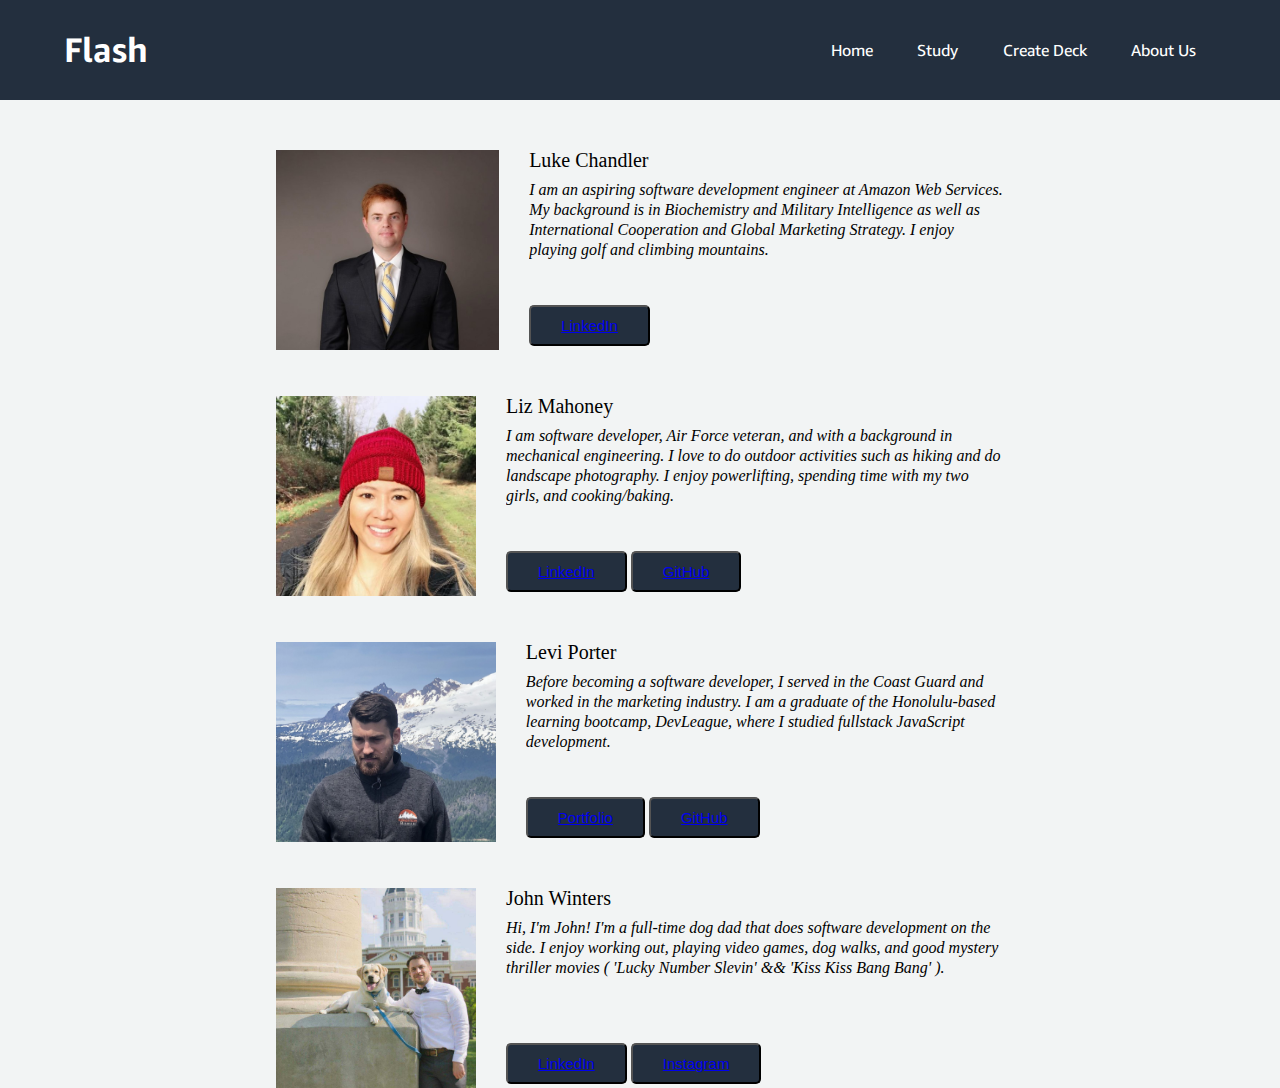
<file: about.html>
<!DOCTYPE html>
<html lang="en">

<head>
  <meta charset="UTF-8">
  <meta name="viewport" content="width=device-width, initial-scale=1.0">
  <meta http-equiv="X-UA-Compatible" content="ie=edge">
  <title>About Us</title>
  <link rel="stylesheet" href="css/main.css">
  <link rel="stylesheet" href="css/about.css">
</head>

<body>
  <header class="primary-nav">
    <nav>
      <h1><a href="index.html">Flash</a></h1>
      <ul>
        <li><a href="index.html">Home</a></li>
        <li><a href="study-deck.html">Study</a></li>
        <li><a href="create-deck.html">Create Deck</a></li>
        <li><a href="about.html">About Us</a></li>
      </ul>
    </nav>
  </header>
  <main>
    <div>
      <section>
        <img src="img/luke.png" alt="Luke Image" title="Luke image" />
        <h2>Luke Chandler</h2>
        <p>I am an aspiring software development engineer at Amazon Web Services. My background is in Biochemistry and
          Military Intelligence as well as International Cooperation and Global Marketing Strategy. I enjoy playing golf
          and climbing mountains. </p>
        <button><a href="https://www.linkedin.com/in/luke-chandler4/" target="_blank">LinkedIn</a></button>
      </section>
    </div>

    <div>
      <section>
        <img src="img/liz.jpg" alt="Liz image" title="Liz image" />
        <h2>Liz Mahoney</h2>
        <p>I am software developer, Air Force veteran, and with a background in mechanical engineering. I love to do
          outdoor activities such as hiking and do landscape photography. I enjoy powerlifting, spending time with my
          two girls, and cooking/baking.</p>
        <button><a href="http://linkedin.com/in/lizmahoney" target="_blank">LinkedIn</a></button>
        <button><a href="https://github.com/emd5" target="_blank">GitHub</a></button>

      </section>
    </div>
    <div>
      <section>
        <img src="img/levi.jpg" alt="Levi image" title="Levi image" />
        <h2>Levi Porter</h2>
        <p>Before becoming a software developer, I served in the Coast Guard and worked in the marketing industry. I am
          a graduate of the Honolulu-based learning bootcamp, DevLeague, where I studied fullstack JavaScript
          development.</p>
        <button><a href="http://levibrooke.com" target="_blank">Portfolio</a></button>
        <button><a href="https://github.com/levibrooke" target="_blank">GitHub</a></button>
      </section>
    </div>
    <div>
      <section>
        <img src="img/john.jpg" alt="John image" title="John image" />
        <h2>John Winters</h2>
        <p>Hi, I'm John! I'm a full-time dog dad that does software development on the side. I enjoy working out,
          playing video games, dog walks, and good mystery thriller movies ( 'Lucky Number Slevin' && 'Kiss Kiss Bang
          Bang' ).</p>
        <button><a href="https://www.linkedin.com/in/john-winters/" target="_blank">LinkedIn</a></button>
        <button><a href="https://www.instagram.com/thatsjustjohn/" target="_blank">Instagram</a></button>

      </section>
    </div>
  </main>
  <footer></footer>

</body>

</html>
</file>
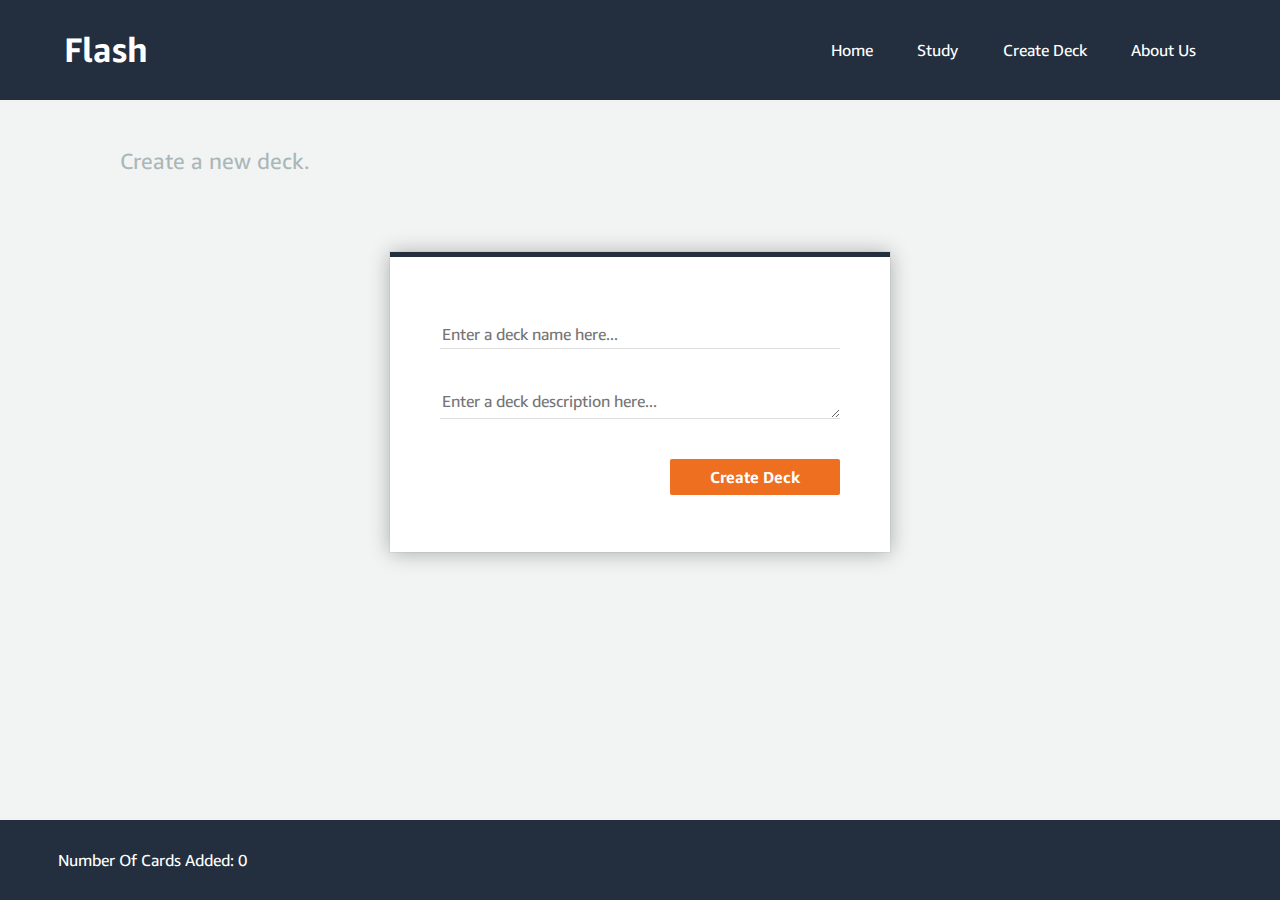
<file: create-deck.html>
<!DOCTYPE html>
<html lang="en">

<head>
  <meta charset="UTF-8">
  <meta name="viewport" content="width=device-width, initial-scale=1.0">
  <meta http-equiv="X-UA-Compatible" content="ie=edge">
  <title>Create New Deck</title>
  <link rel="stylesheet" href="css/main.css">
  <link rel="stylesheet" href="css/create.css">
</head>

<body>
  <header class="primary-nav">
    <nav>
      <h1><a href="index.html">Flash</a></h1>
      <ul>
        <li><a href="index.html">Home</a></li>
        <li><a href="study-deck.html">Study</a></li>
        <li><a href="create-deck.html">Create Deck</a></li>
        <li><a href="about.html">About Us</a></li>
      </ul>
    </nav>
  </header>
  <main>
    <header class="secondary-nav">
      <div class="page-instructions">
        <p>Create a new deck.</p>
      </div>
      <div class="page-notifications"></div>
    </header>

    <div class="form-style">
      <form id="deck">
        <input type="text" id="deckName" name="deckName" placeholder='Enter a deck name here...' required />
        <textarea id="deckDescription" name="deckDescription" placeholder='Enter a deck description here...' required></textarea>
        <input type="submit" value="Create Deck" />
      </form>

      <form id="card">
        <textarea id="cardQuestion" name="cardQuestion" form="card" placeholder="Enter card question..." required></textarea>
        <input type="text" id="cardAnswer" name="cardAnswer" placeholder="Enter card answer..." required />
        <input type="submit" value="Add Card" />
      </form>
    </div>
  </main>

  <footer>
    <p>Number of cards Added: <span id='countCards'>0</span></p>
    <button id="deckDoneButton">Done adding cards</button>
  </footer>
  <script src="js/app.js"></script>
  <script src="js/create-deck.js"></script>
</body>

</html>
</file>
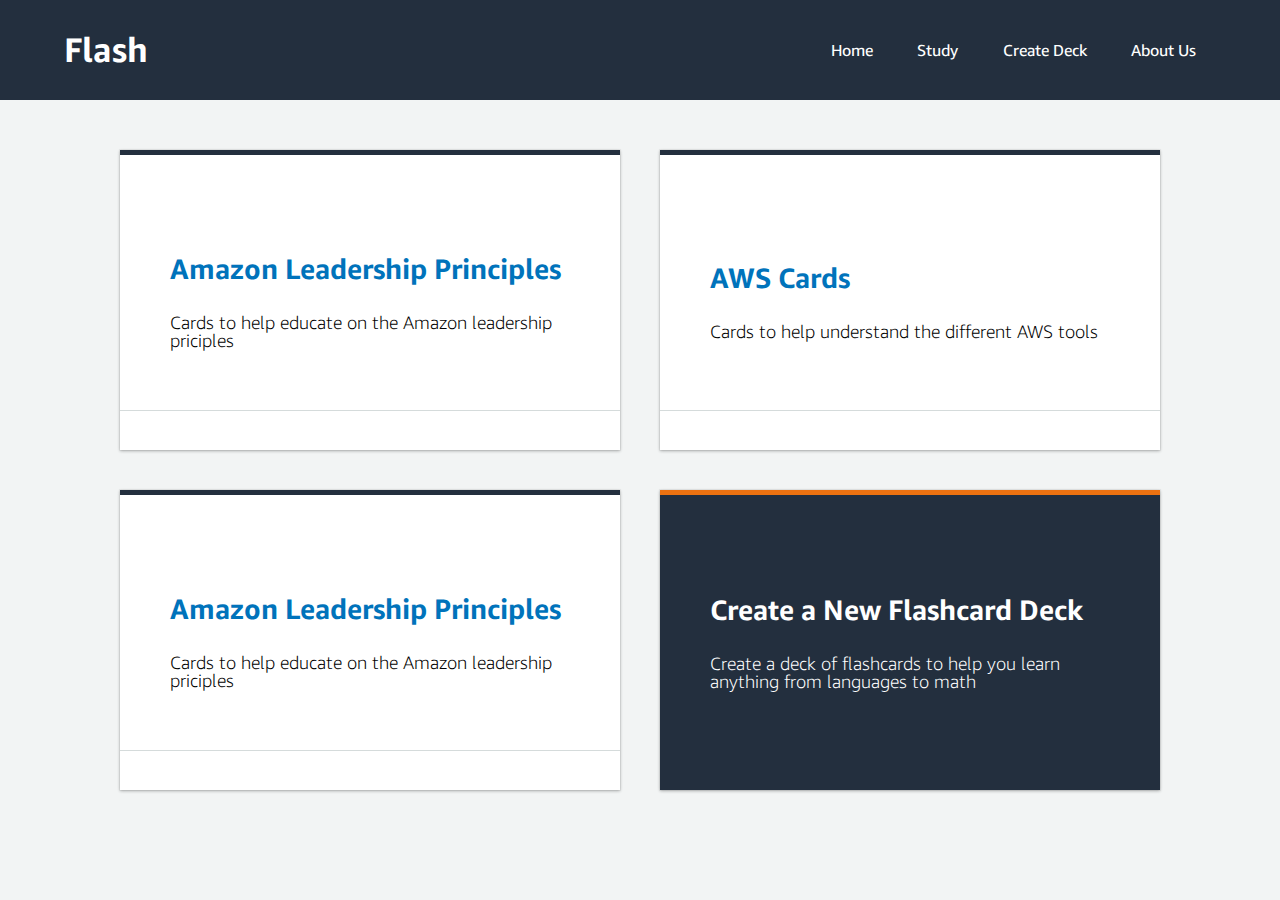
<file: edit-deck.html>
<!DOCTYPE html>
<html lang="en">

<head>
  <meta charset="UTF-8">
  <meta name="viewport" content="width=device-width, initial-scale=1.0">
  <meta http-equiv="X-UA-Compatible" content="ie=edge">
  <title>Edit Deck</title>
  <link rel="stylesheet" href="css/main.css">
  <link rel="stylesheet" href="css/edit.css">
</head>

<body>
  <header class="primary-nav">
    <nav>
      <h1><a href="index.html">Flash</a></h1>
      <ul>
        <li><a href="index.html">Home</a></li>
        <li><a href="study-deck.html">Study</a></li>
        <li><a href="create-deck.html">Create Deck</a></li>
        <li><a href="about.html">About Us</a></li>
      </ul>
    </nav>
  </header>
  <main>
    <header class="secondary-nav">
      <div class="deck-meta">
        <h2 id="deck-name"></h2>
        <h3 id="deck-description"></h3>
      </div>
      <div class="deck-buttons">
        <button id="delete-deck">Delete this deck</button>
        <button id="confirm-delete">Click to confirm</button>
      </div>
    </header>
    <div id="container">

    </div>

  </main>
  <footer>
    <div class="container">
      <p>Ready to save deck?</p>
      <button id="confirm-edits">Confirm edits</button>
    </div>
  </footer>

  <script src="js/app.js"></script>
  <script src="js/edit-deck.js"></script>
</body>

</html>
</file>
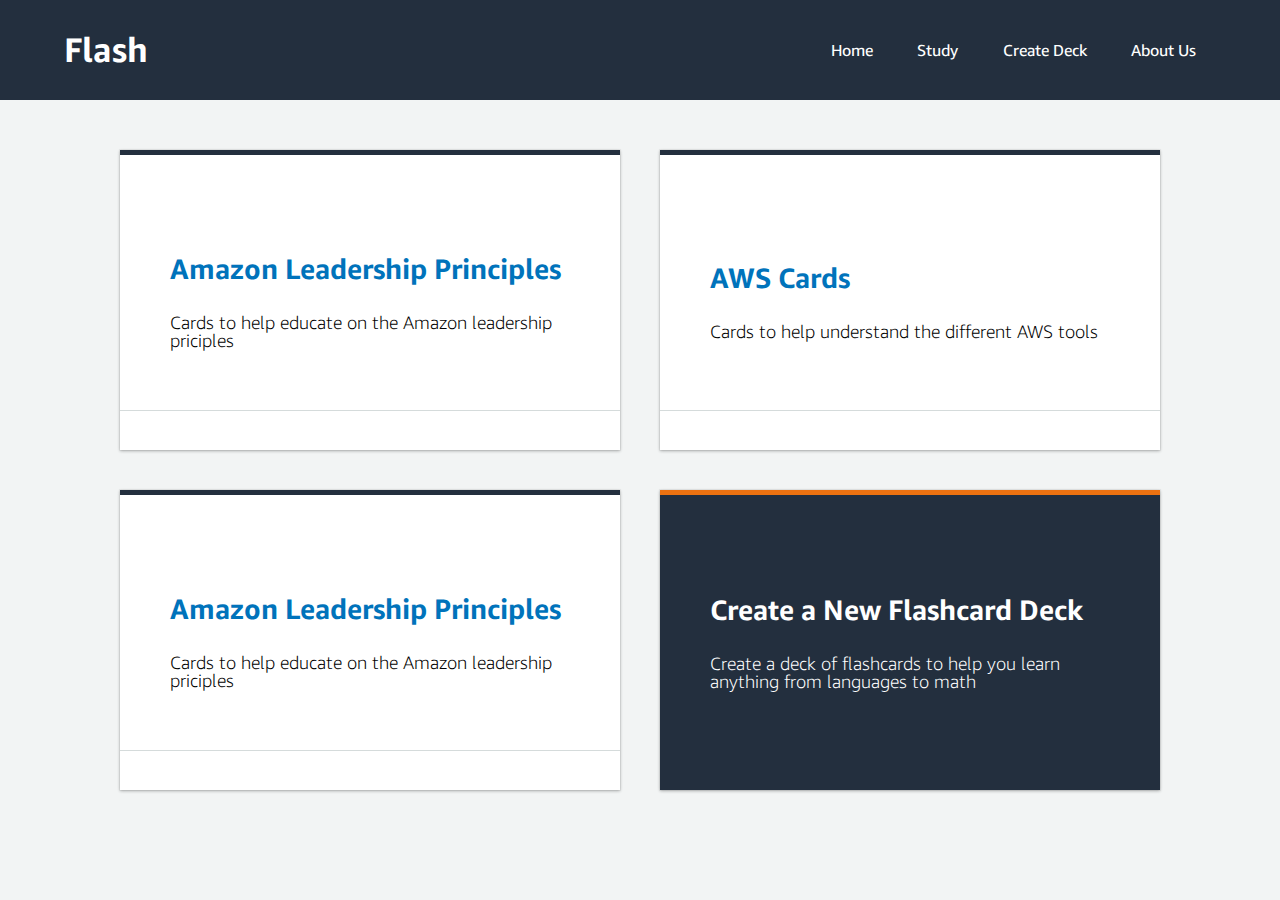
<file: study-deck.html>
<!DOCTYPE html>
<html lang="en">

<head>
  <meta charset="UTF-8">
  <meta name="viewport" content="width=device-width, initial-scale=1.0">
  <meta http-equiv="X-UA-Compatible" content="ie=edge">
  <title>Document</title>
  <link rel="stylesheet" href="css/main.css">
  <link rel="stylesheet" href="css/study.css">
</head>

<body>
  <header class="primary-nav">
    <nav>
      <h1><a href="index.html">Flash</a></h1>
      <ul>
        <li><a href="index.html">Home</a></li>
        <li><a href="study-deck.html">Study</a></li>
        <li><a href="create-deck.html">Create Deck</a></li>
        <li><a href="about.html">About Us</a></li>
      </ul>
    </nav>
  </header>
  <main>
    <header class="secondary-nav">
      <div class="deck-meta">
        <h2 id="deck-name"></h2>
        <h3 id="deck-description"></h3>
      </div>
    </header>

    <div id="card" class="card" onclick="flip(event)">
      <div class="front">
        <p id="cardQuestion" class="cardQuestion"></p>
      </div>
      <div class="back">
        <p id="cardAnswer" class="cardAnswer">
      </div>
    </div>

    <div class="button-container">
      <button id="correctButton">Correct</button>
      <button id="incorrectButton">Incorrect</button>
      <button id="homeButton">Home</button>
      <button id="retryButton">Retry</button>
    </div>
  </main>

  <script src="js/app.js"></script>
  <script src="js/study-deck.js"></script>
</body>

</html>
</file>
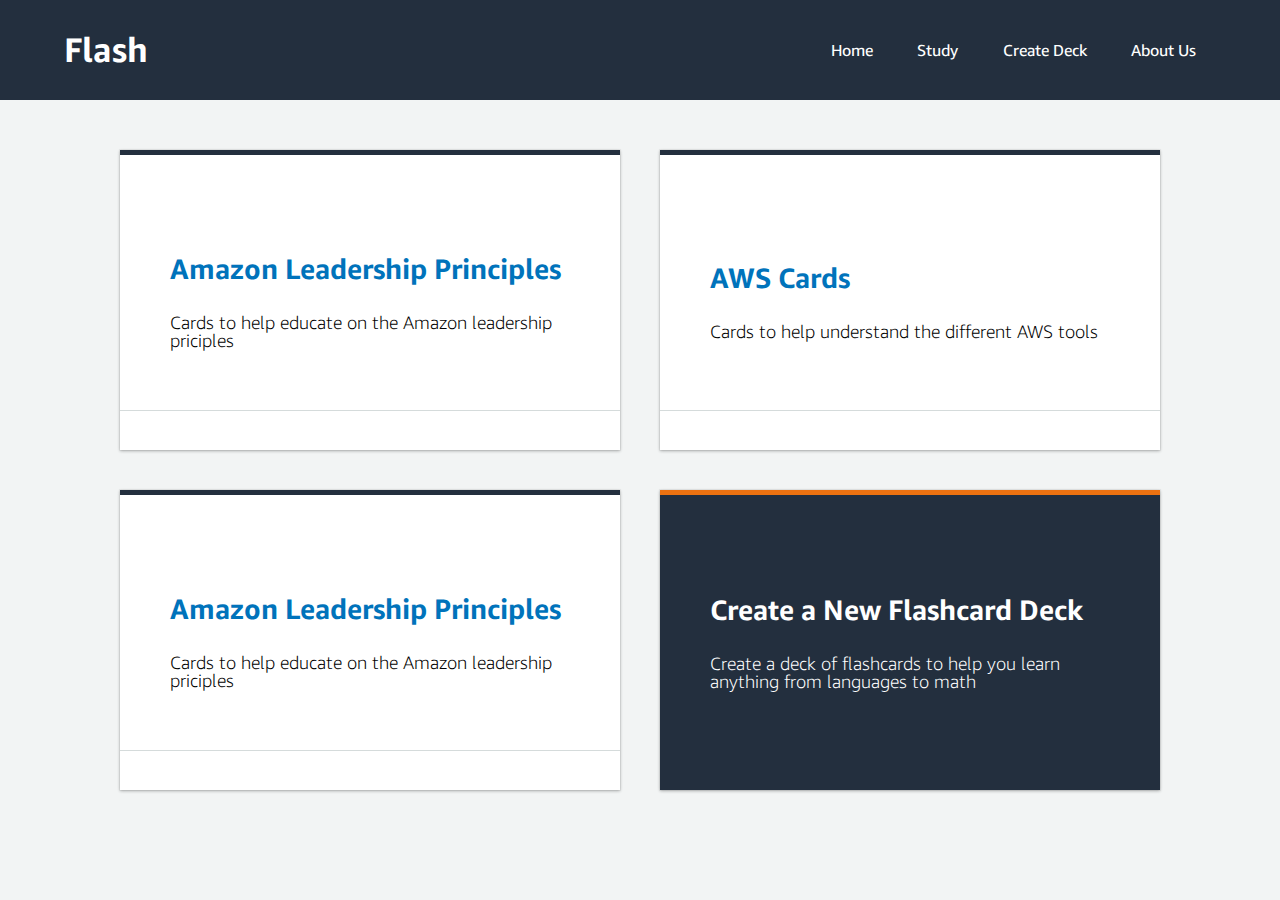
<file: study.html>
<!DOCTYPE html>
<html lang="en">
<head>
  <meta charset="UTF-8">
  <meta name="viewport" content="width=device-width, initial-scale=1.0">
  <meta http-equiv="X-UA-Compatible" content="ie=edge">
  <title>Document</title>
  <link rel="stylesheet" href="study.css">
</head>
<body>
  <h2 id="deckName"></h2>
  <h4 id="deckDescription"></h4>

  <div class="container">
    <div id="card" class="card" onclick="flip(event)">
      <div class="front">
        <p id = "cardQuestion" class = "cardQuestion"></p>
      </div>
      <div class="back">
        <p id = "cardAnswer" class = "cardFace cardAnswer">
      </div>
    </div>
  </div>

  <button id="correctButton">Correct</button>
  <button id="incorrectButton">Incorrect</button>
  <button id="homeButton">Home</button>
  <button id="retryButton">Retry</button>

  <script src="js/app.js"></script>
  <script src="js/study.js"></script>  
</body>
</html>
</file>
<file: css/about.css>
/****************************
      about.css STYLING
*****************************/

div{
  width: 70%;
  margin: 50px auto;
}

section img{
  float: left;
  margin-right: 30px;
  max-width: 280px;
  max-height: 200px;
}

section h2{
  font-size: 20px;
  margin: 10px 0px;
}

section p{
  line-height: 20px;
  font-style: italic;
  height: 115px;
  overflow: scroll;
  margin-bottom: 10px;
}

button{
  text-align: right;
  background-color: #232f3e;
  border-radius: 5px;
  color: white;
  font-size: 15px;
  padding: 10px 30px;
  cursor: pointer;
  transition: 350ms;
}

button:hover{
  background-color:  #f8991d;
  color: #444;
}
</file>
<file: css/create.css>
/* style for create-deck page */

main {
	display: flex;
	flex-flow: column;
	align-items: center;
}

.form-style {
	width: 500px;
	height: 300px;
	background: #FFFFFF;
	margin: 40px auto;
	box-shadow: 0 1px 20px 0 rgba(0,0,0,.3), 0 0 0 1px rgba(0,0,0,.04);
	border-top: 5px solid #232f3e;
}

#deck, #card {
	text-align: right;
	margin: 50px;
	position: absolute;
	width: 400px;
	height: 200px;
	display: flex;
	flex-direction: column;
	justify-content: center;
}

.form-style input[type="text"],
.form-style input[type="date"],
.form-style input[type="datetime"],
.form-style input[type="email"],
.form-style input[type="number"],
.form-style input[type="search"],
.form-style input[type="time"],
.form-style input[type="url"],
.form-style input[type="password"],
.form-style textarea,
.form-style select {
	box-sizing: border-box;
	-webkit-box-sizing: border-box;
	-moz-box-sizing: border-box;
	outline: none;
	display: block;
	width: 100%;
	padding: 2px;
	border: none;
	border-bottom: 1px solid #ddd;
	background: none;
	margin-bottom: 40px;
	font-family: "ember-reg", Helvetica, Arial, sans-serif;
	font-size: 16px;
	height: 30px;
}

.form-style textarea {
	resize: vertical;
	overflow: scroll;
}

.form-style input[type="button"], .form-style input[type="submit"] {
	background-color: rgba(235, 95, 7, 0.9);
	border: none;
	display: inline-block;
	cursor: pointer;
	color: #FFFFFF;
	font-family: "ember-bold", Helvetica, Arial, sans-serif;
	font-size: 16px;
	padding: 8px 40px;
	border-radius: 2px;
	text-decoration: none;
	text-transform: capitalize;
	align-self: flex-end;
}

.form-style input[type="button"]:hover, .form-style input[type="submit"]:hover {
	background: rgba(235, 95, 7, 1.0);
}

/* STICKY FOOTER */

footer p, footer button {
  margin: 0px 40px 0px 40px;
  color: #FFFFFF;
	font-size: 16px;
	padding: 8px 18px;
	text-decoration: none;
  text-transform: capitalize;
}

footer p {
	font-family: "ember-reg", Helvetica, Arial, sans-serif;
}

footer button {
	font-family: "ember-bold", Helvetica, Arial, sans-serif;
	background: rgba(235, 95, 7, 0.9);
  border: none;
  border-radius: 2px;
	display: inline-block;
	cursor: pointer;
}

footer button:hover {
  background: rgba(235, 95, 7, 1.0);
}

footer {
  display: flex;
  flex-flow: row nowrap;
  justify-content: space-between;
  align-items: center;
  position: absolute;
  right: 0;
  bottom: 0;
  left: 0;
  background: #232f3e;
  color: white;
  height: 80px;
}
</file>
<file: css/edit.css>
/* Edit deck page styles */

main {
  display: flex;
  flex-flow: column;
  align-items: center;
}

/* deck name and description */

.deck-meta h2 {
  font-family: "ember-bold", Helvetica, Arial, sans-serif;
  color: #aab7b8;
  font-size: 28px;
  margin-bottom: 20px;
}

.deck-meta h3 {
  font-family: "ember-reg", Helvetica, Arial, sans-serif;
  color: #aab7b8;
  font-size: 18px;
}

/* secondary nav delete buttons */
.deck-buttons button {
  cursor: pointer;
  border: 1px solid #16191f;
  border-radius: 2px;
  padding: 8px 40px;
  font-family: "ember-bold", Helvetica, Arial, sans-serif;
  font-size: 16px;
  color: #16191f;
  background: none;
}

#delete-deck:hover {
  background: #fafafa;
}

#confirm-delete {
  display: none;
  border: 1px solid #d13212;
  color: #d13212;
}

#confirm-delete:hover {
  background: #fafafa;
}

/* cards list */
#container {
  margin: 40px auto;
}

.edit-container {
  display: flex;
  flex-flow: row nowrap;
  justify-content: space-between;
  align-items: center;
  width: 800px;
  min-height: 200px;
  margin: 40px auto;
  background: #fff;
  cursor: pointer;
}

.card {
  display: flex;
  flex-flow: column;
  margin: 40px;
  width: 50%;
}

.card p {
  border: none;
  background: none;
  margin-bottom: 20px;
  color: #16191f;
  font-size: 16px;
  line-height: 22px;
}

.card .card-answer {
  font-family: "ember-bold", Helvetica, Arial, sans-serif;
  color: #0073bb;
}

.card .card-question {
  font-family: "ember-reg", Helvetica, Arial, sans-serif;
}

.card p[contentEditable="true"] {
  border: 1px solid #aab7b8;
  border-radius: 2px;
  padding: 8px 12px;
  cursor: text;
}

.button-container {
  display: none;
  flex-flow: row nowrap;
  justify-content: center;
  margin: 40px;
}

.button-container button {
  cursor: pointer;
  border: none;
  border-radius: 2px;
  padding: 8px 18px;
  font-family: "ember-bold", Helvetica, Arial, sans-serif;
  font-size: 16px;
}

.save-button {
  display: none;
  background: rgba(0, 115, 187, 0.9);
  color: #fff;
}

.save-button:hover {
  background: rgba(0, 115, 187, 1.0);
}

.edit-button {
  background: rgba(29, 129, 2, 0.9);
  color: #fff;
  margin-right: 10px;
}

.edit-button:hover {
  background: rgba(29, 129, 2, 1.0)
}

.delete-button {
  background: rgba(209, 50, 18, 0.9);
  color: #fff;
  margin-left: 10px;
}

.delete-button:hover {
  background: rgba(209, 50, 18, 1.0);
}

.cancel-button {
  display: none;
}

/* footer */
footer {
  display: none;
  height: 80px;
  position: fixed;
  right: 0;
  bottom: 0;
  left: 0;
  background: #232f3e;
  color: white;
  flex-flow: row nowrap;
  justify-content: flex-end;
}

footer .container {
  width: 400px;
  margin: 0 40px;
  display: flex;
  flex-flow: row nowrap;
  justify-content: flex-end;
  align-items: center;
}

footer p, footer button {
  font-size: 16px;
  color: #fff;
}

footer p {
  font-family: "ember-reg", Helvetica, Arial, sans-serif;
}

footer button {
  font-family: "ember-bold", Helvetica, Arial, sans-serif;
	background: rgba(235, 95, 7, 0.9);
  border: none;
  border-radius: 2px;
	display: inline-block;
  cursor: pointer;
  padding: 8px 18px;
  margin-left: 20px;
  text-transform: capitalize;
}

footer button:hover {
  background: rgba(235, 95, 7, 1.0);
}
</file>
<file: css/study.css>
/* Styles for study-deck page */

main {
  display: flex;
  flex-flow: column;
  /* justify-content: center; */
  align-items: center;
  margin: 40px auto;
}

.card {
  transition: transform 0.5s;
  transform-style: preserve-3d;
  cursor: pointer;
  width: 500px;
  height: 300px;
  perspective: 1000px;
  margin-top: 100px;
}

.front, .back {
  position: absolute;
  display: flex;
  flex-direction: column;
  justify-content: center;
  align-items: center;
  backface-visibility: hidden;
  width: 500px;
  height: 300px;
}

.front {
  box-shadow: 0 1px 20px 0 rgba(0,0,0,.3), 0 0 0 1px rgba(0,0,0,.04);
}

.back {
  box-shadow: 0 1px 20px 0 rgba(0,0,0,.3), 0 0 0 1px rgba(0,0,0,.04);
  transform: rotateX(180deg);
}

.button-container {
  display: flex;
  flex-flow: row nowrap;
  margin: 40px;
}

.button-container button:nth-child(odd) {
  margin-right: 20px;
}

.button-container button:nth-child(even) {
  margin-left: 20px;
}

.button-container button {
  cursor: pointer;
  border: none;
  border-radius: 2px;
  padding: 8px 20px;
}

#correctButton {
  background: #1d8102;
  color: #fff;
}

#incorrectButton {
  background: #d13212;
  color: #fff;
}

#homeButton {
  background: #eb5f07;
  color: #fff;
}

#retryButton {
  background: #0073bb;
  color: #fff;
}
</file>
<file: study.css>
div {
  width: 100%;
  height: 100%;
}

.container {
  margin: 20px;
  width: 500px;
  height: 300px;
  perspective: 1000px;
}

.card {
  transition: transform 0.5s;
  transform-style: preserve-3d;
  cursor: pointer;
}

.front, .back {
  position: absolute;
  display: flex;
  flex-direction: column;
  justify-content: center;
  align-items: center;
  backface-visibility: hidden;
}

.front {
  border: 2px solid black;
  background-color: lightgray;
}

.front {
  box-shadow: 0px 0px 20px 1px #000;
}

.back {
  border: 2px solid black;
  background-color: lightgray;
  transform: rotateX(180deg);
}

.back {
  box-shadow: 0px 0px 20px 1px #000;
}
</file>
<file: css/main.css>
/* 
This is the main css file.
CSS in this file will be used across the entire site.
*/
@import 'reset.css';

/****************************
      FONTS
*****************************/
@font-face {
  font-family: "ember-bold";
  src: url('../fonts/Amazon_Ember_Bd.ttf');
}

@font-face {
  font-family: "ember-reg";
  src: url('../fonts/Amazon_Ember_Rg.ttf');
}

@font-face {
  font-family: "ember-light";
  src: url('../fonts/Amazon_Ember_Lt.ttf');
}

/****************************
      GLOBAL  STYLING
*****************************/

* {
  margin: 0;
  box-sizing: border-box;
}

body {
  height: 100vh;
  background: #F2F4f4;
}

main {
  max-width: 1040px;
  margin: 50px auto;
}

[class*=" icon-"], [class^=icon-] {
  display: inline;
  width: auto;
  height: auto;
  line-height: normal;
  vertical-align: baseline;
  background-image: none;
  background-position: 0 0;
  background-repeat: repeat;
  margin-top: 0;
}

/****************************
      HEADER  STYLING
*****************************/

.primary-nav {
  background-color: #232f3e;
  height: 100px;
  width: 100%;
  font-family: Arial, Helvetica, sans-serif;
}

.primary-nav h1 {
  color: white;
  float: left;
  font-family: "ember-bold", Helvetica, Arial, sans-serif;
  font-size: 34px;
}

nav {
  width: 90%;
  height: 100px;
  margin: 0 auto;
  display: flex;
  flex-flow: row nowrap;
  justify-content: space-between;
  align-items: center;
}

.primary-nav li {
  display: inline-block;
  font-family: "ember-reg", Helvetica, Arial, sans-serif;
  margin: 0 20px;
}

.primary-nav a {
  text-decoration: none;
  color: white;
}

.primary-nav a:hover {
  color: #f8991d;
}

/* secondary nav & contents */

.secondary-nav {
  display: flex;
  flex-flow: row nowrap;
  justify-content: space-between;
  align-items: center;
  align-self: flex-start;
  margin-bottom: 40px;
  width: 100%;
}

.page-instructions p {
  font-family: "ember-reg", Helvetica, Arial, sans-serif;
  color: #aab7b8;
  font-size: 22px;
}
</file>
